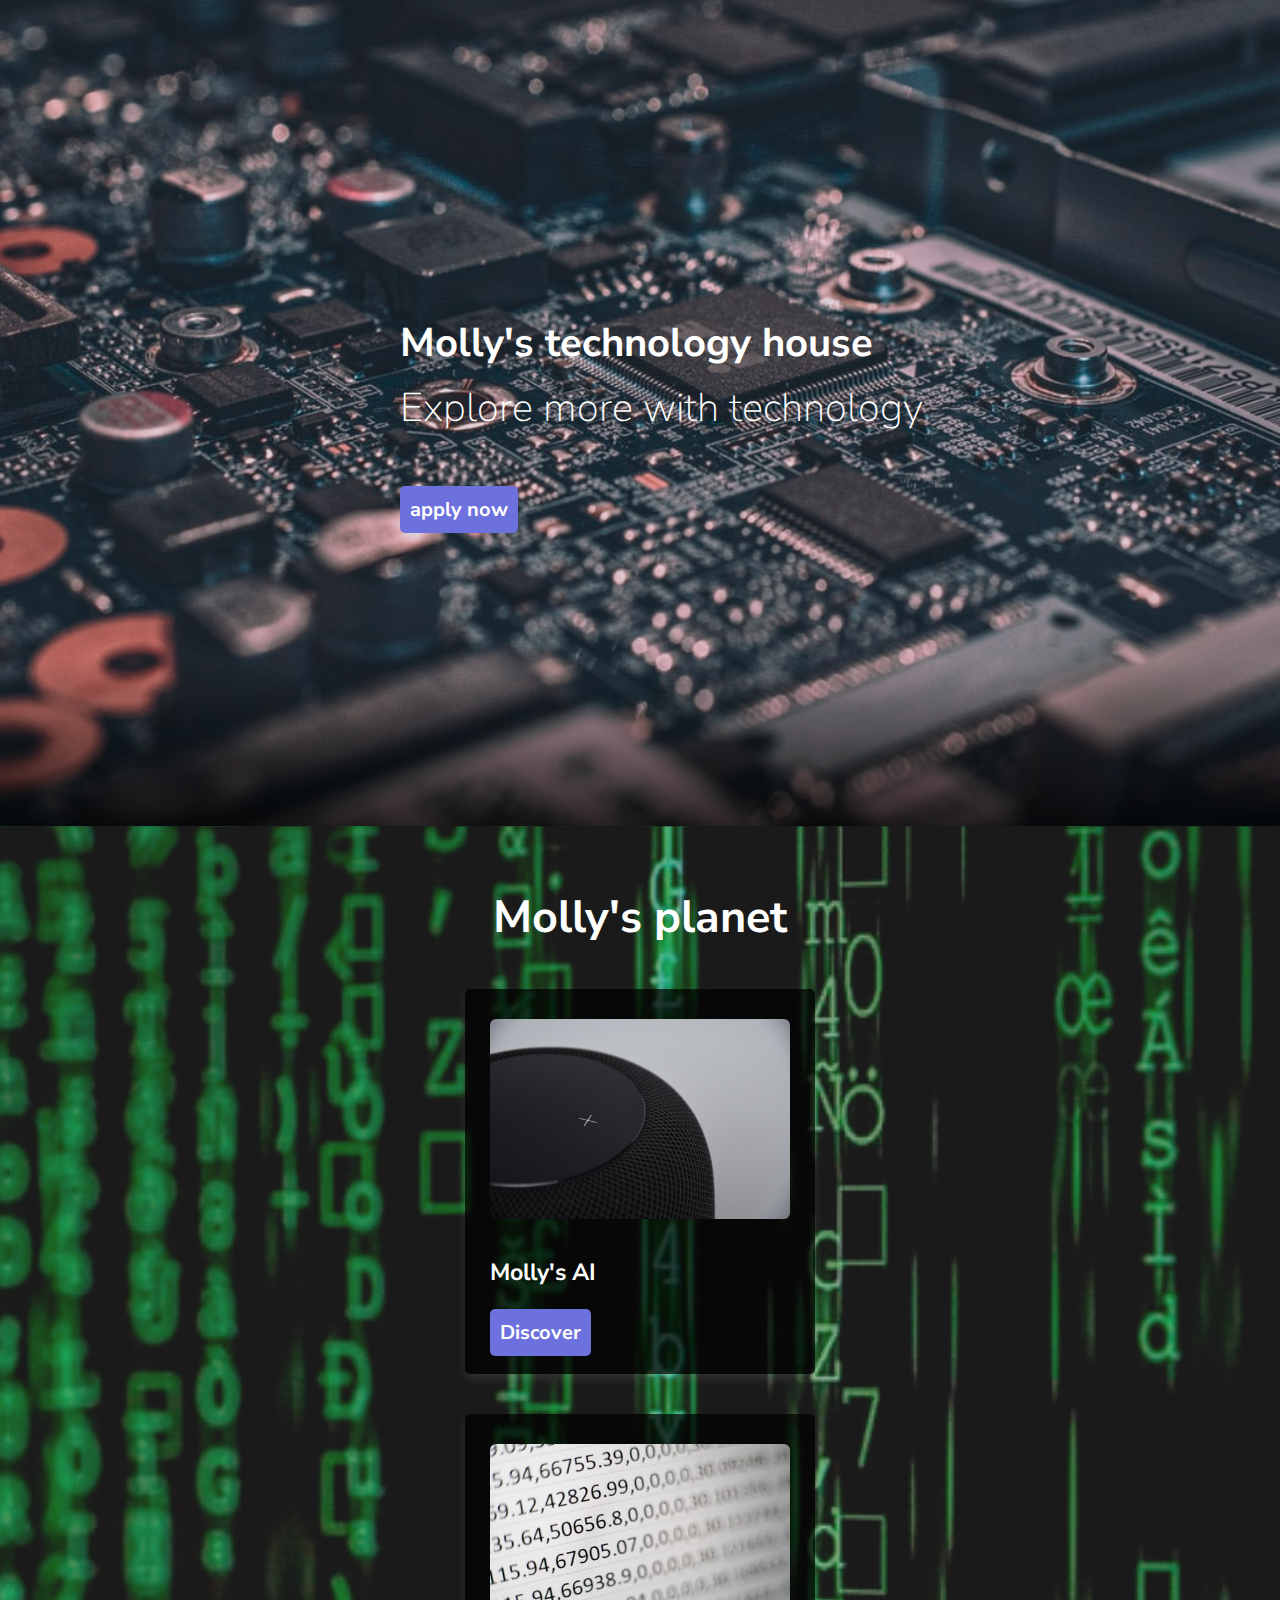
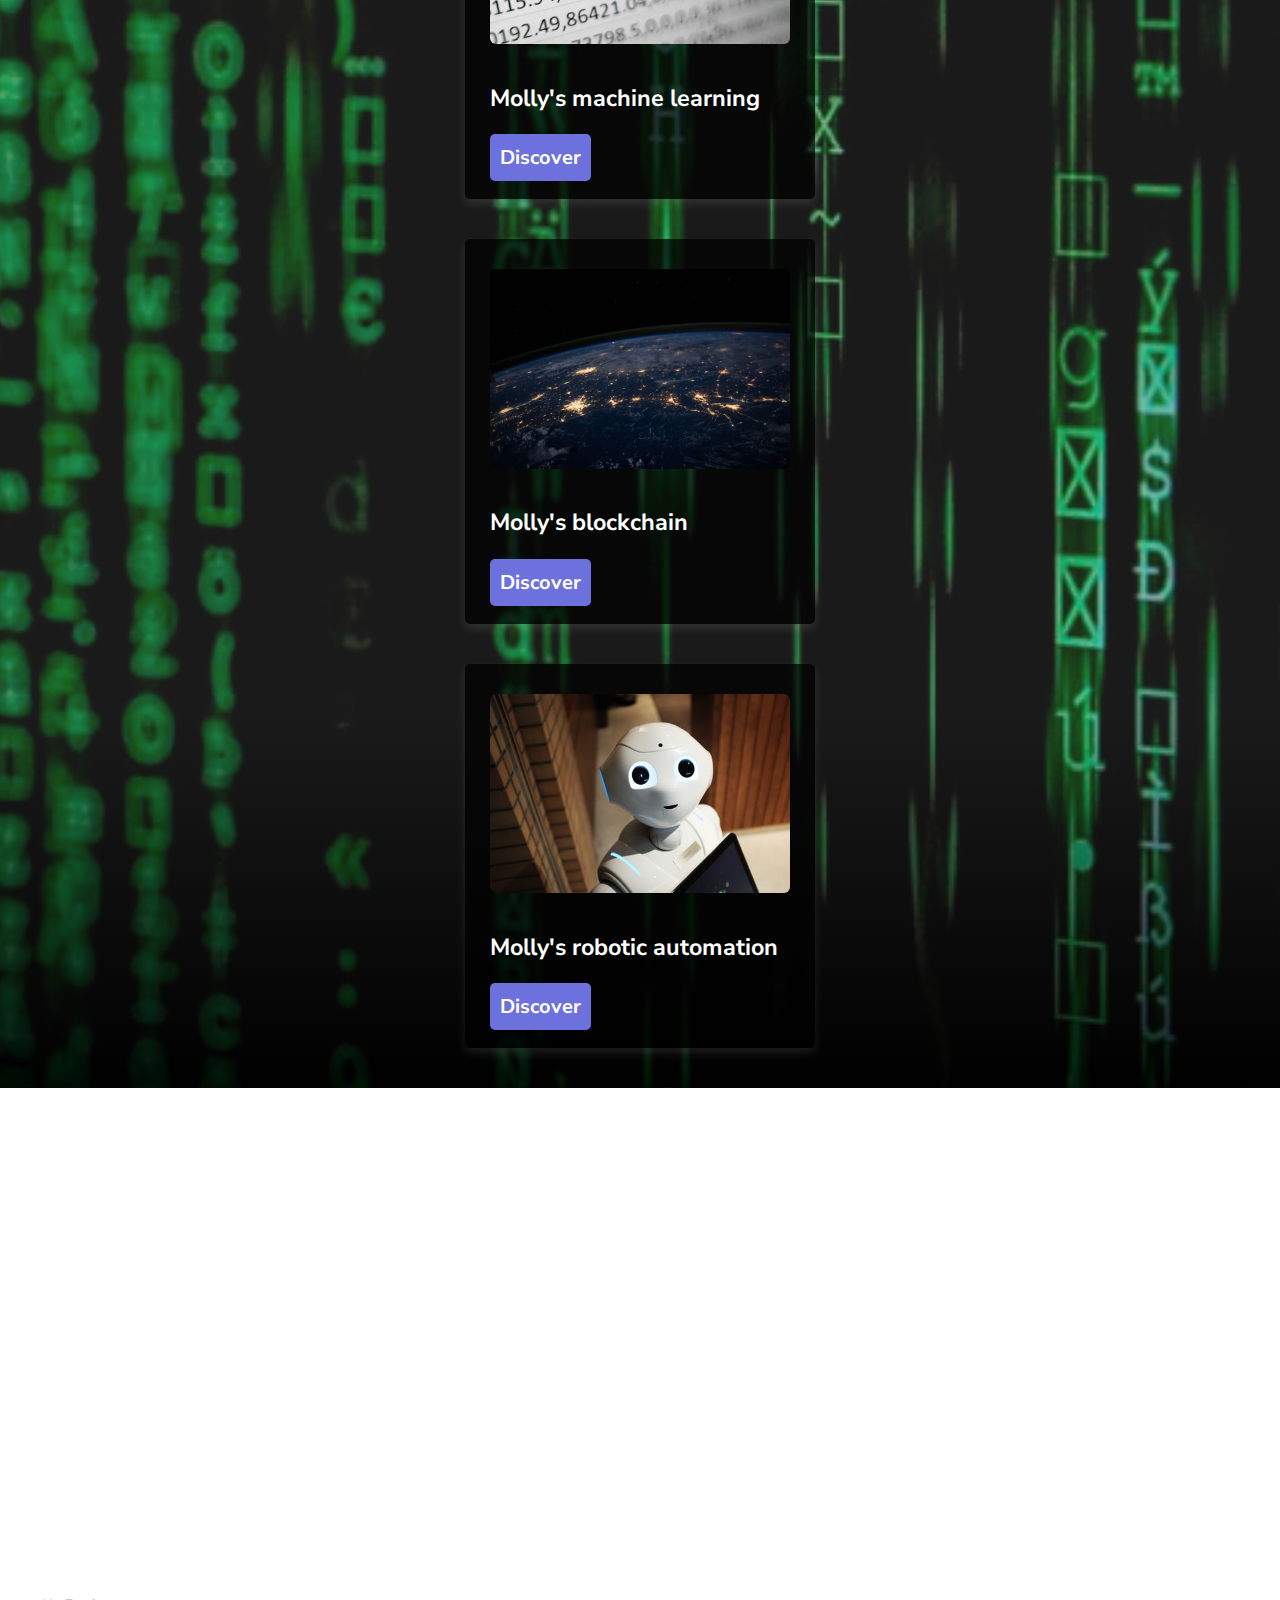
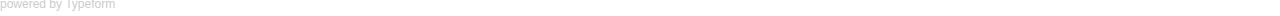
<file: index.html>
<!DOCTYPE html>
<html>
<head>
	<title>Molly's first UI kint</title>
	<meta charset="utf-8">
	<link rel="stylesheet"  href="style.css">
</head>
<body>
	<div class="banner">
			<h1>Molly's technology house</h1>
			<h2>Explore more with technology </h2>
			<a href="https://ruomindeng.typeform.com/to/QZPmUd" target="_blank"class="btn-blue" id="bannerbtn" ">apply now</a>
	</div>
	<div class="container">
	<h4>Molly's planet</h4>
	<div class="cards">
		<div class="card">
			<img src="images/AI.jpeg"alt= Molly's AI>
			<h3>Molly's AI</h3>
		    <a href="https://ruomindeng.typeform.com/to/QZPmUd" target="_blank" class="btn-blue" "> Discover</a>
		</div>
		<div class="card">
			<img src="images/machinelearning.jpeg"alt= Molly's Machine leaning>
			<h3>Molly's machine learning</h3>
		    <a href="https://ruomindeng.typeform.com/to/QZPmUd" target="_blank" class="btn-blue" "> Discover</a>
		</div>
		<div class="card">
			<img src="images/blockchain.jpeg"alt= Molly's blockchain>
			<h3>Molly's blockchain</h3>
		    <a href="https://ruomindeng.typeform.com/to/QZPmUd" target="_blank"  class="btn-blue" "> Discover</a>
		</div>
		<div class="card">
			<img src="images/robotic automation.jpeg"alt= Molly's robotic automation>
			<h3>Molly's robotic automation</h3>
		    <a href="https://ruomindeng.typeform.com/to/QZPmUd" target="_blank" class="btn-blue" "> Discover</a>
		</div>
	</div>
</div>

<div class="typeform-widget" data-url="https://ruomindeng.typeform.com/to/QZPmUd" style="width: 100%; height: 500px;"></div> <script> (function() { var qs,js,q,s,d=document, gi=d.getElementById, ce=d.createElement, gt=d.getElementsByTagName, id="typef_orm", b="https://embed.typeform.com/"; if(!gi.call(d,id)) { js=ce.call(d,"script"); js.id=id; js.src=b+"embed.js"; q=gt.call(d,"script")[0]; q.parentNode.insertBefore(js,q) } })() </script> <div style="font-family: Sans-Serif;font-size: 12px;color: #999;opacity: 0.5; padding-top: 5px;"> powered by <a href="https://admin.typeform.com/signup?utm_campaign=QZPmUd&utm_source=typeform.com-15137215-Free&utm_medium=typeform&utm_content=typeform-embedded-poweredbytypeform&utm_term=EN" style="color: #999" target="_blank">Typeform</a> </div>

</body>
</html>
</file>
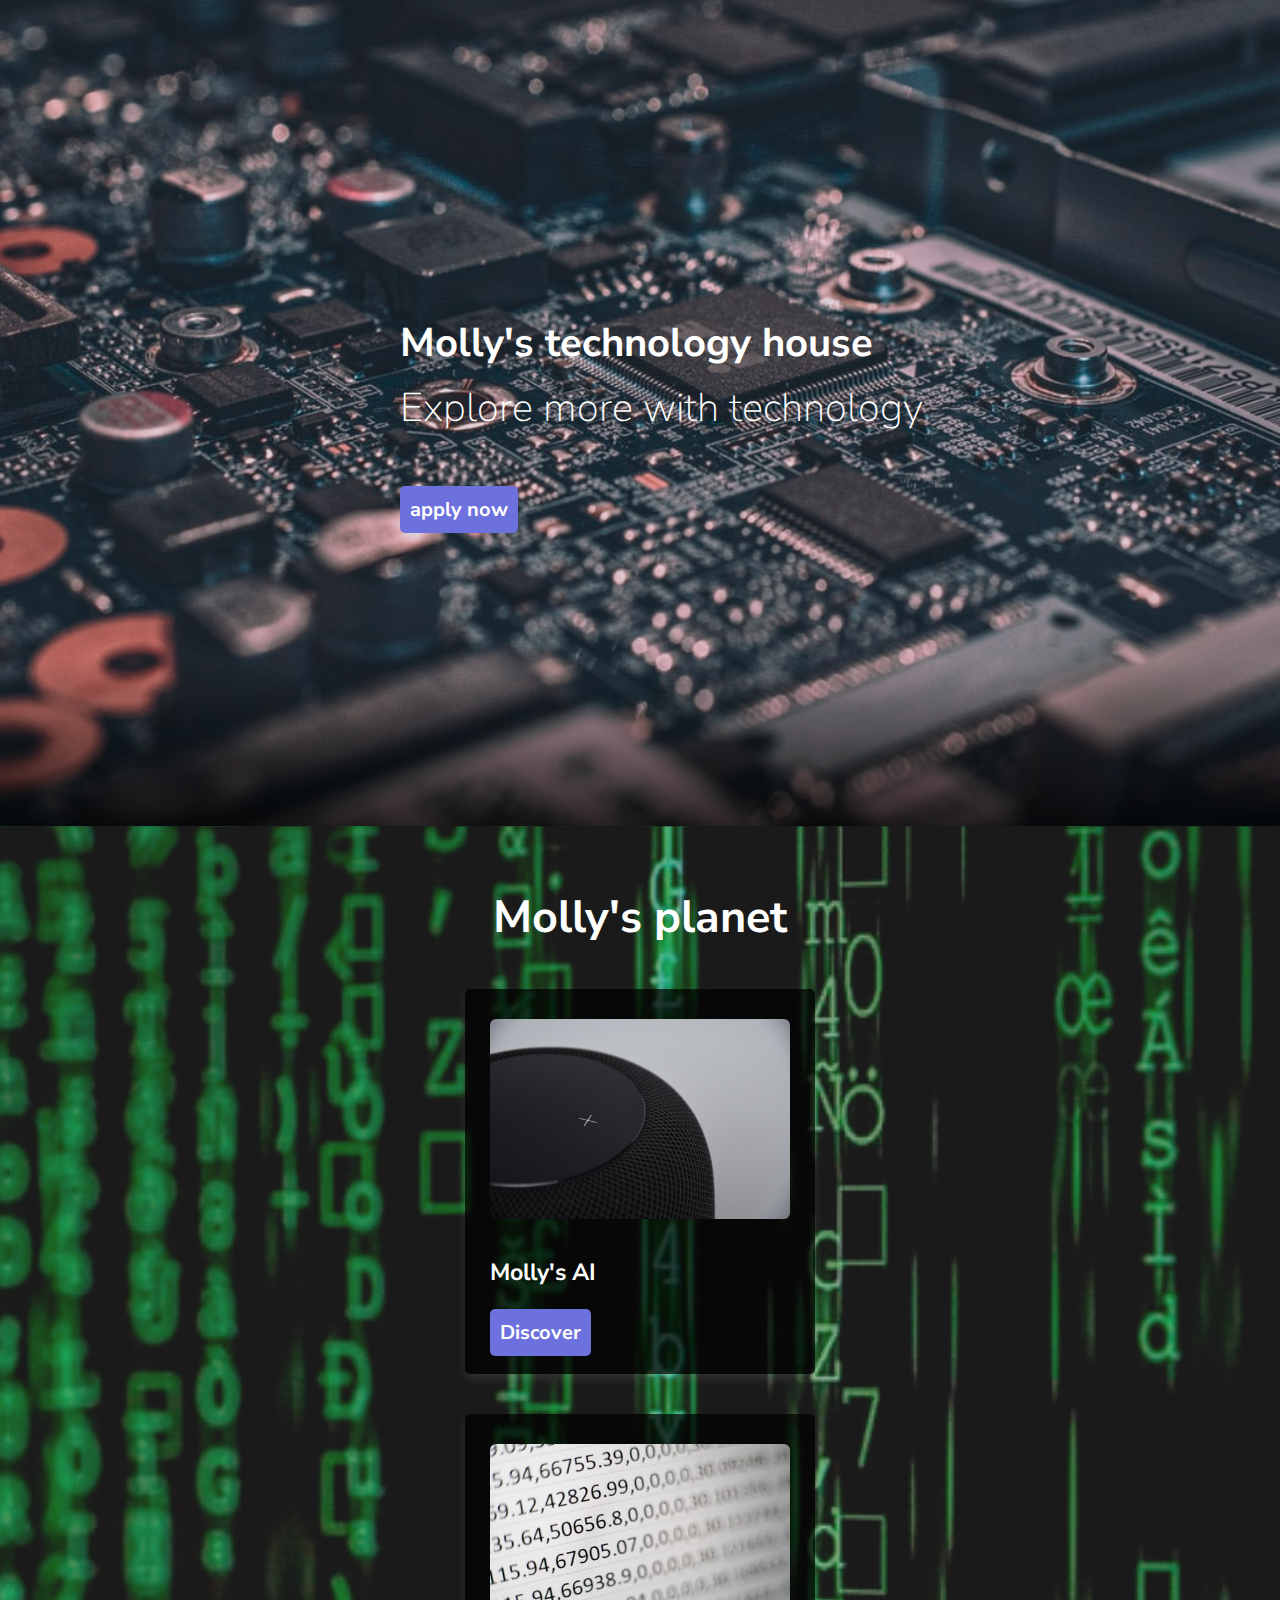
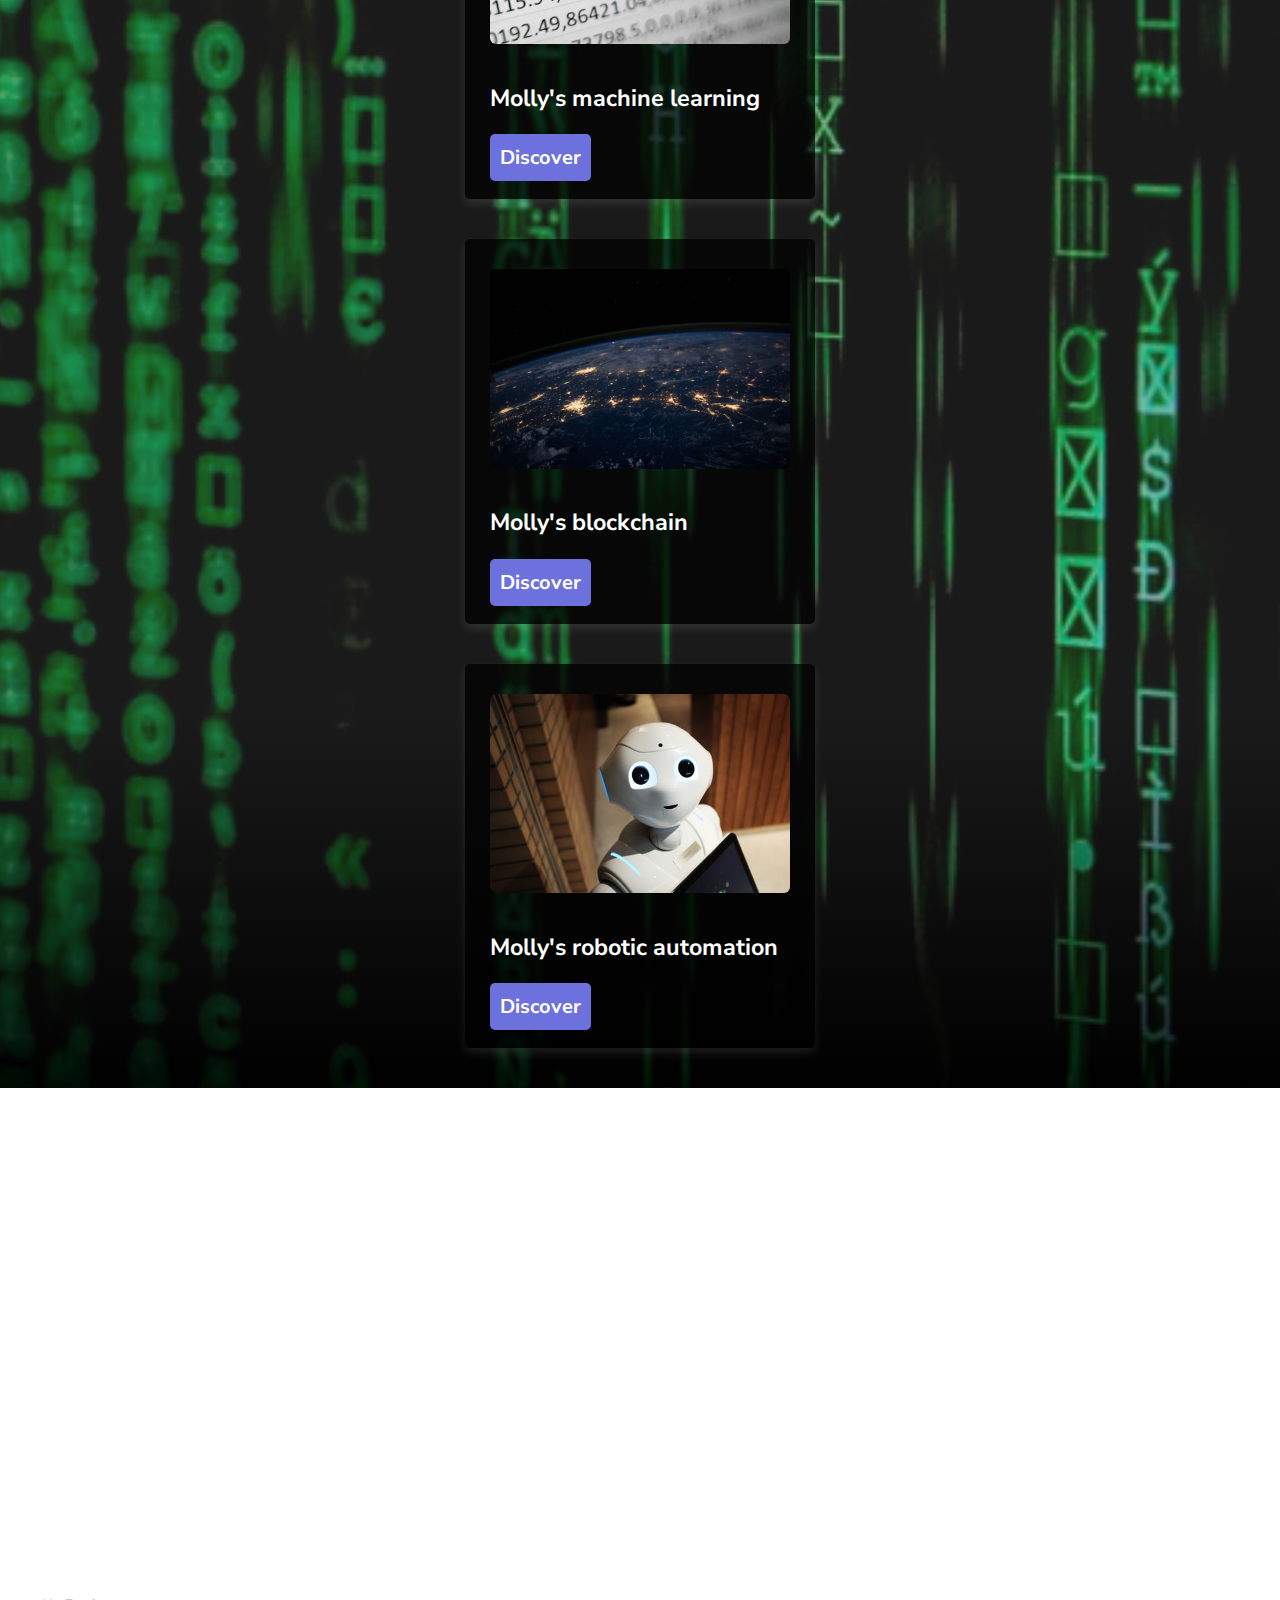
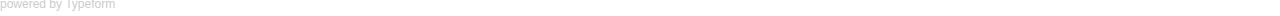
<file: First UI kit/index.html>
<!DOCTYPE html>
<html>
<head>
	<title>Molly's first UI kint</title>
	<meta charset="utf-8">
	<link rel="stylesheet"  href="css/style.css">
</head>
<body>
	<div class="banner">
			<h1>Molly's technology house</h1>
			<h2>Explore more with technology </h2>
			<a href="https://ruomindeng.typeform.com/to/QZPmUd" target="_blank"class="btn-blue" id="bannerbtn" ">apply now</a>
	</div>
	<div class="container">
	<h4>Molly's planet</h4>
	<div class="cards">
		<div class="card">
			<img src="images/AI.jpeg"alt= Molly's AI>
			<h3>Molly's AI</h3>
		    <a href="https://ruomindeng.typeform.com/to/QZPmUd" target="_blank" class="btn-blue" "> Discover</a>
		</div>
		<div class="card">
			<img src="images/machinelearning.jpeg"alt= Molly's Machine leaning>
			<h3>Molly's machine learning</h3>
		    <a href="https://ruomindeng.typeform.com/to/QZPmUd" target="_blank" class="btn-blue" "> Discover</a>
		</div>
		<div class="card">
			<img src="images/blockchain.jpeg"alt= Molly's blockchain>
			<h3>Molly's blockchain</h3>
		    <a href="https://ruomindeng.typeform.com/to/QZPmUd" target="_blank"  class="btn-blue" "> Discover</a>
		</div>
		<div class="card">
			<img src="images/robotic automation.jpeg"alt= Molly's robotic automation>
			<h3>Molly's robotic automation</h3>
		    <a href="https://ruomindeng.typeform.com/to/QZPmUd" target="_blank" class="btn-blue" "> Discover</a>
		</div>
	</div>
</div>

<div class="typeform-widget" data-url="https://ruomindeng.typeform.com/to/QZPmUd" style="width: 100%; height: 500px;"></div> <script> (function() { var qs,js,q,s,d=document, gi=d.getElementById, ce=d.createElement, gt=d.getElementsByTagName, id="typef_orm", b="https://embed.typeform.com/"; if(!gi.call(d,id)) { js=ce.call(d,"script"); js.id=id; js.src=b+"embed.js"; q=gt.call(d,"script")[0]; q.parentNode.insertBefore(js,q) } })() </script> <div style="font-family: Sans-Serif;font-size: 12px;color: #999;opacity: 0.5; padding-top: 5px;"> powered by <a href="https://admin.typeform.com/signup?utm_campaign=QZPmUd&utm_source=typeform.com-15137215-Free&utm_medium=typeform&utm_content=typeform-embedded-poweredbytypeform&utm_term=EN" style="color: #999" target="_blank">Typeform</a> </div>

</body>
</html>
</file>
<file: style.css>
@import url('https://fonts.googleapis.com/css?family=Calistoga|Nunito+Sans&display=swap');

@import url("css/components/container.css");
@import url("css/components/avatar.css");
@import url("css/components/button.css");
@import url("css/components/banner.css");
@import url("css/components/card.css");

body{
	font-family: 'Nunito Sans', sans-serif;
	font-size:20px;
	line-height:23px;
  margin: 0px;
}

h1,h2,h4{
	font-family: 'Nunito Sans', sans-serif;
	/*font-family: 'Calistoga', cursive;*/
}
a{
	text-decoration: none;
}


@media (max-width: 960px) {
  /* For a screen < 960px, this CSS will be read */
  .container {
    width: 700px;
  }
}
@media (max-width: 720px) {
  /* For a screen < 720px, this CSS will be read */
  .container {
    width: 500px;
  }
}
@media (max-width: 540px) {
  /* For a screen < 540px, this CSS will be read */
  .container {
    width: 300px;
  }
}
</file>
<file: First UI kit/css/style.css>
@import url('https://fonts.googleapis.com/css?family=Calistoga|Nunito+Sans&display=swap');

@import url("components/container.css");
@import url("components/avatar.css");
@import url("components/button.css");
@import url("components/banner.css");
@import url("components/card.css");

body{
	font-family: 'Nunito Sans', sans-serif;
	font-size:20px;
	line-height:23px;
  margin: 0px;
}

h1,h2,h4{
	font-family: 'Nunito Sans', sans-serif;
	/*font-family: 'Calistoga', cursive;*/
}
a{
	text-decoration: none;
}


@media (max-width: 960px) {
  /* For a screen < 960px, this CSS will be read */
  .container {
    width: 700px;
  }
}
@media (max-width: 720px) {
  /* For a screen < 720px, this CSS will be read */
  .container {
    width: 500px;
  }
}
@media (max-width: 540px) {
  /* For a screen < 540px, this CSS will be read */
  .container {
    width: 300px;
  }
}
</file>
